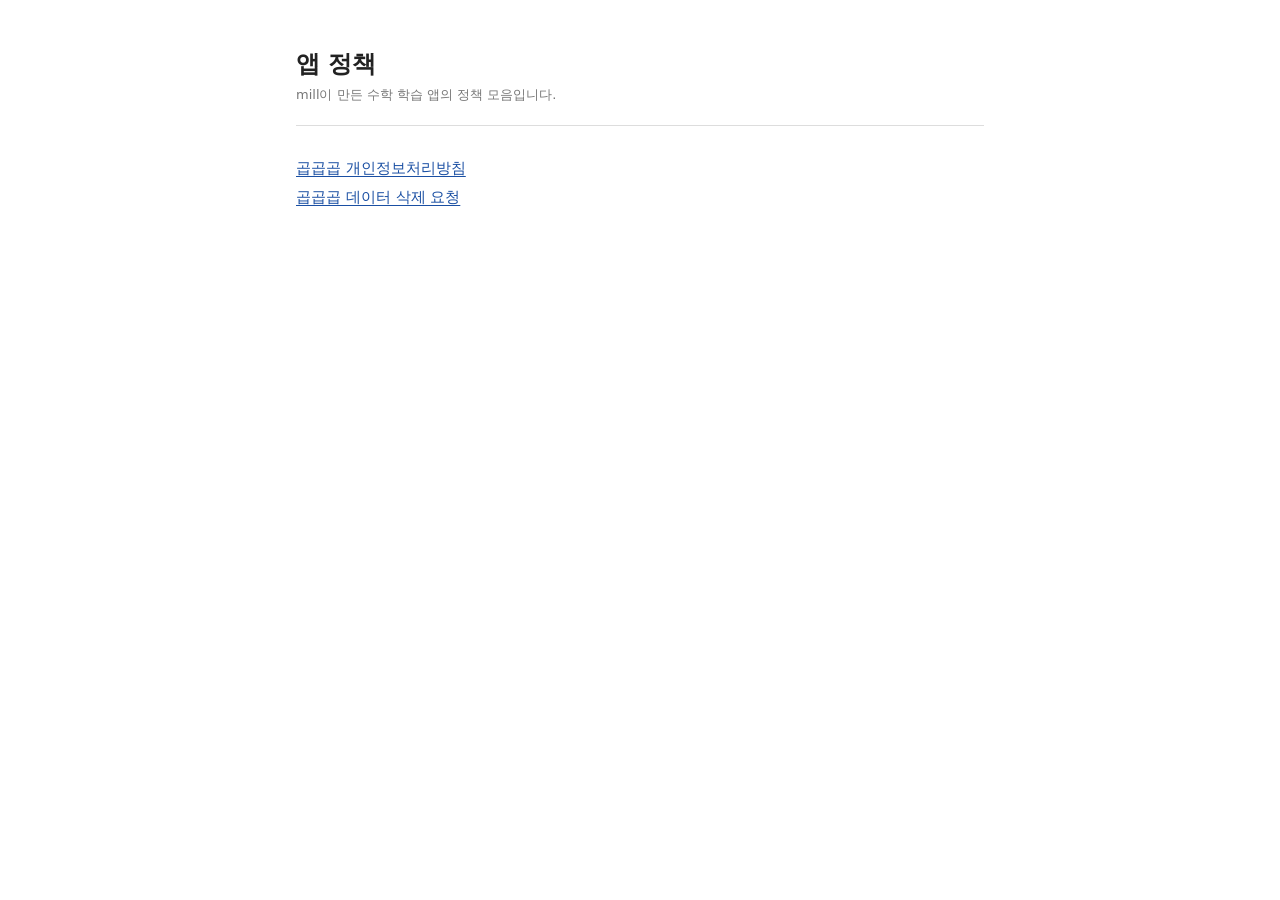
<file: index.html>
<!doctype html>
<html lang="ko">
<head>
  <meta charset="utf-8">
  <meta name="viewport" content="width=device-width, initial-scale=1">
  <title>앱 정책</title>
  <link rel="stylesheet" href="./css/policy.css?v=5">
</head>
<body class="policy">
  <main class="policy-page">
    <h1 class="policy-title">앱 정책</h1>
    <p class="policy-date">mill이 만든 수학 학습 앱의 정책 모음입니다.</p>
    <!-- [D] 앱이 늘어나면 아래 목록에 한 줄씩 추가합니다. 앱마다 폴더(예: gopgopgop/)를 하나씩 둡니다. -->
    <ul class="policy-apps">
      <li><a class="policy-link" href="./gopgopgop/">곱곱곱 개인정보처리방침</a></li>
      <li><a class="policy-link" href="./gopgopgop/delete/">곱곱곱 데이터 삭제 요청</a></li>
    </ul>
  </main>
</body>
</html>
</file>
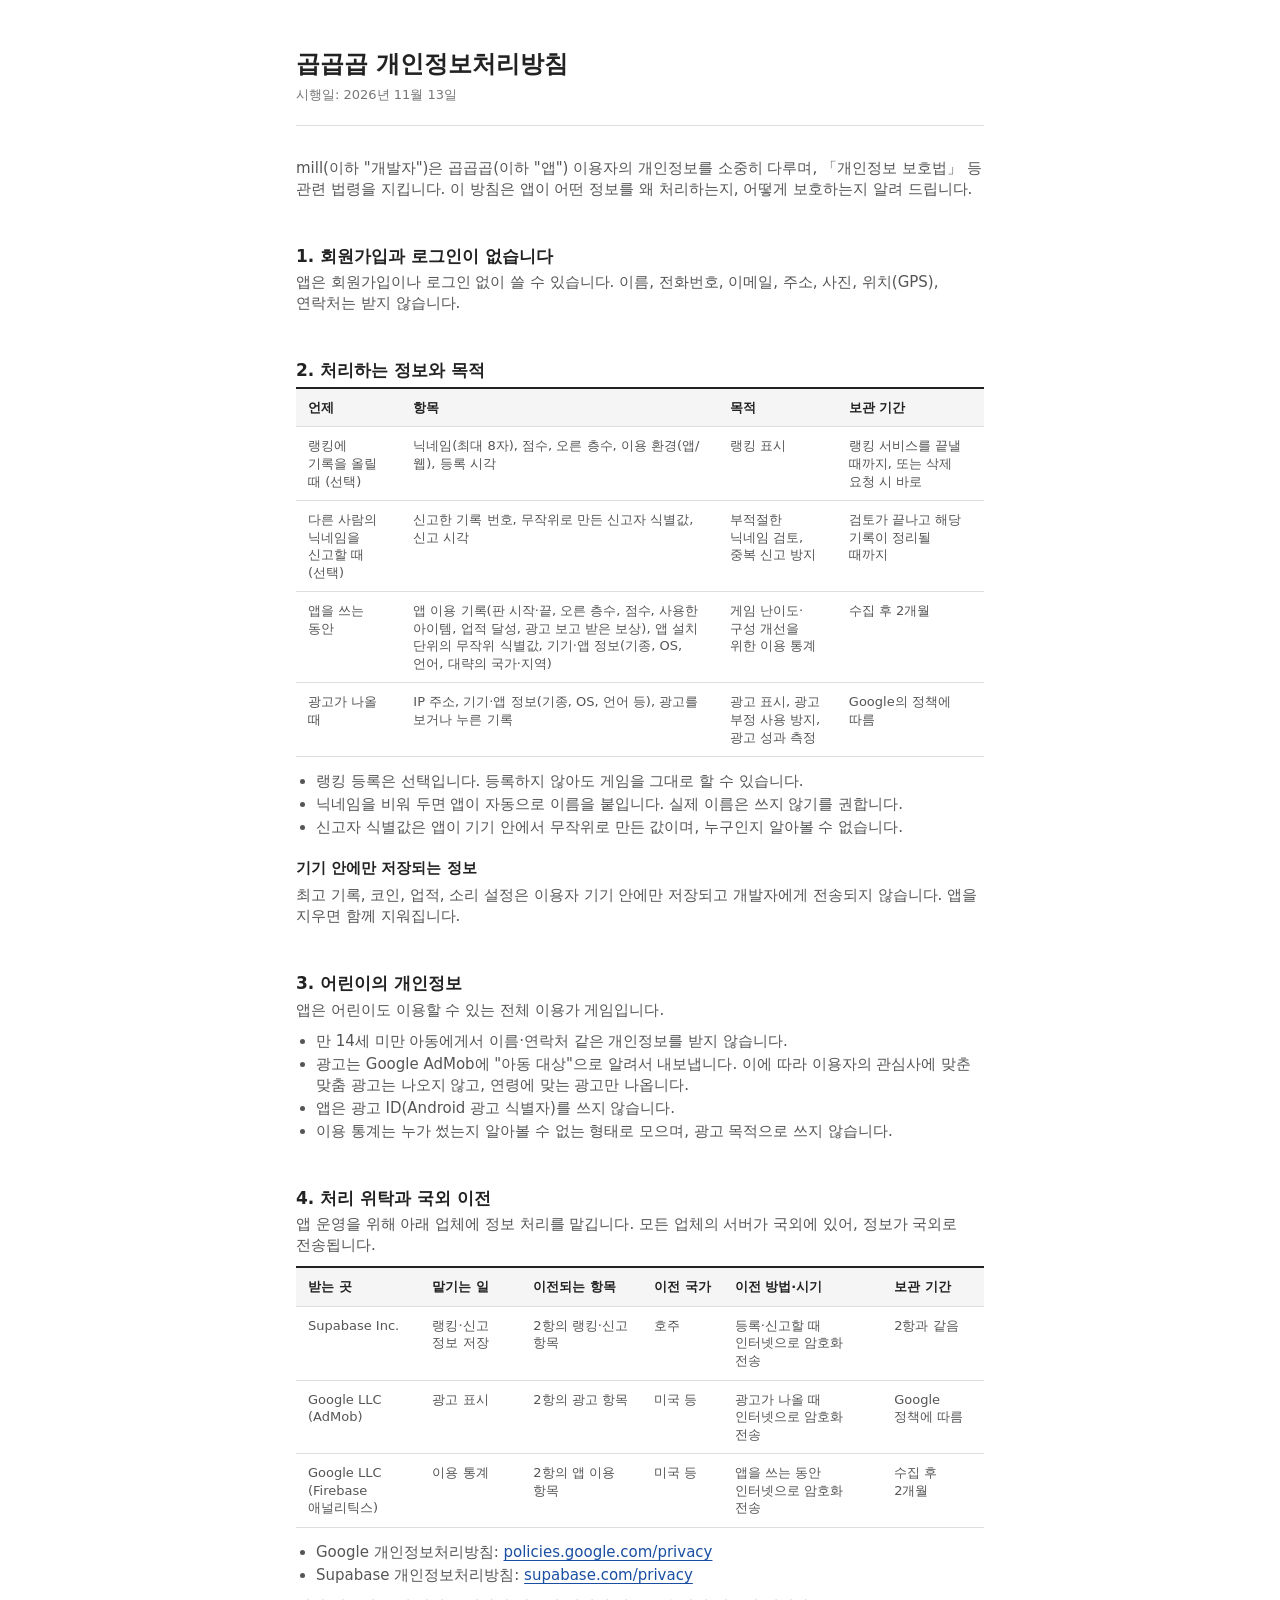
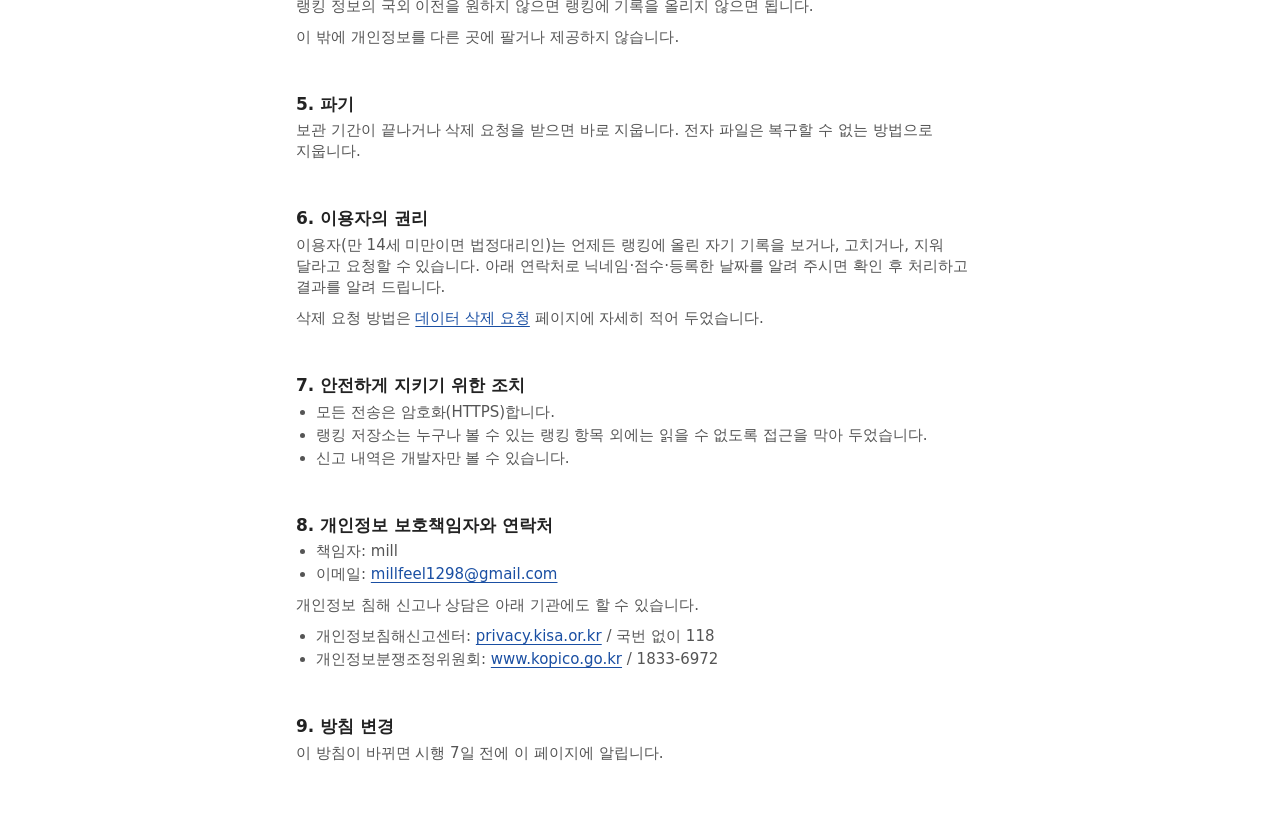
<file: gopgopgop/index.html>
<!doctype html>
<html lang="ko">
<head>
  <meta charset="utf-8">
  <meta name="viewport" content="width=device-width, initial-scale=1">
  <title>곱곱곱 개인정보처리방침</title>
  <link rel="stylesheet" href="../css/policy.css?v=5">
</head>
<body class="policy">
  <main class="policy-page">
    <h1 class="policy-title">곱곱곱 개인정보처리방침</h1>
    <p class="policy-date">시행일: 2026년 11월 13일</p>

    <p class="policy-text">mill(이하 "개발자")은 곱곱곱(이하 "앱") 이용자의 개인정보를 소중히 다루며, 「개인정보 보호법」 등 관련 법령을 지킵니다. 이 방침은 앱이 어떤 정보를 왜 처리하는지, 어떻게 보호하는지 알려 드립니다.</p>

    <section class="policy-section">
      <h2 class="policy-heading">1. 회원가입과 로그인이 없습니다</h2>
      <p class="policy-text">앱은 회원가입이나 로그인 없이 쓸 수 있습니다. 이름, 전화번호, 이메일, 주소, 사진, 위치(GPS), 연락처는 받지 않습니다.</p>
    </section>

    <section class="policy-section">
      <h2 class="policy-heading">2. 처리하는 정보와 목적</h2>
      <div class="policy-table-wrap">
        <table class="policy-table">
          <thead>
            <tr><th>언제</th><th>항목</th><th>목적</th><th>보관 기간</th></tr>
          </thead>
          <tbody>
            <tr>
              <td>랭킹에 기록을 올릴 때 (선택)</td>
              <td>닉네임(최대 8자), 점수, 오른 층수, 이용 환경(앱/웹), 등록 시각</td>
              <td>랭킹 표시</td>
              <td>랭킹 서비스를 끝낼 때까지, 또는 삭제 요청 시 바로</td>
            </tr>
            <tr>
              <td>다른 사람의 닉네임을 신고할 때 (선택)</td>
              <td>신고한 기록 번호, 무작위로 만든 신고자 식별값, 신고 시각</td>
              <td>부적절한 닉네임 검토, 중복 신고 방지</td>
              <td>검토가 끝나고 해당 기록이 정리될 때까지</td>
            </tr>
            <tr>
              <td>앱을 쓰는 동안</td>
              <td>앱 이용 기록(판 시작·끝, 오른 층수, 점수, 사용한 아이템, 업적 달성, 광고 보고 받은 보상), 앱 설치 단위의 무작위 식별값, 기기·앱 정보(기종, OS, 언어, 대략의 국가·지역)</td>
              <td>게임 난이도·구성 개선을 위한 이용 통계</td>
              <td>수집 후 2개월</td>
            </tr>
            <tr>
              <td>광고가 나올 때</td>
              <td>IP 주소, 기기·앱 정보(기종, OS, 언어 등), 광고를 보거나 누른 기록</td>
              <td>광고 표시, 광고 부정 사용 방지, 광고 성과 측정</td>
              <td>Google의 정책에 따름</td>
            </tr>
          </tbody>
        </table>
      </div>
      <ul class="policy-list">
        <li>랭킹 등록은 선택입니다. 등록하지 않아도 게임을 그대로 할 수 있습니다.</li>
        <li>닉네임을 비워 두면 앱이 자동으로 이름을 붙입니다. 실제 이름은 쓰지 않기를 권합니다.</li>
        <li>신고자 식별값은 앱이 기기 안에서 무작위로 만든 값이며, 누구인지 알아볼 수 없습니다.</li>
      </ul>

      <h3 class="policy-subheading">기기 안에만 저장되는 정보</h3>
      <p class="policy-text">최고 기록, 코인, 업적, 소리 설정은 이용자 기기 안에만 저장되고 개발자에게 전송되지 않습니다. 앱을 지우면 함께 지워집니다.</p>
    </section>

    <section class="policy-section">
      <h2 class="policy-heading">3. 어린이의 개인정보</h2>
      <p class="policy-text">앱은 어린이도 이용할 수 있는 전체 이용가 게임입니다.</p>
      <ul class="policy-list">
        <li>만 14세 미만 아동에게서 이름·연락처 같은 개인정보를 받지 않습니다.</li>
        <li>광고는 Google AdMob에 "아동 대상"으로 알려서 내보냅니다. 이에 따라 이용자의 관심사에 맞춘 맞춤 광고는 나오지 않고, 연령에 맞는 광고만 나옵니다.</li>
        <li>앱은 광고 ID(Android 광고 식별자)를 쓰지 않습니다.</li>
        <li>이용 통계는 누가 썼는지 알아볼 수 없는 형태로 모으며, 광고 목적으로 쓰지 않습니다.</li>
      </ul>
    </section>

    <section class="policy-section">
      <h2 class="policy-heading">4. 처리 위탁과 국외 이전</h2>
      <p class="policy-text">앱 운영을 위해 아래 업체에 정보 처리를 맡깁니다. 모든 업체의 서버가 국외에 있어, 정보가 국외로 전송됩니다.</p>
      <div class="policy-table-wrap">
        <table class="policy-table">
          <thead>
            <tr><th>받는 곳</th><th>맡기는 일</th><th>이전되는 항목</th><th>이전 국가</th><th>이전 방법·시기</th><th>보관 기간</th></tr>
          </thead>
          <tbody>
            <tr>
              <td>Supabase Inc.</td>
              <td>랭킹·신고 정보 저장</td>
              <td>2항의 랭킹·신고 항목</td>
              <td>호주</td>
              <td>등록·신고할 때 인터넷으로 암호화 전송</td>
              <td>2항과 같음</td>
            </tr>
            <tr>
              <td>Google LLC (AdMob)</td>
              <td>광고 표시</td>
              <td>2항의 광고 항목</td>
              <td>미국 등</td>
              <td>광고가 나올 때 인터넷으로 암호화 전송</td>
              <td>Google 정책에 따름</td>
            </tr>
            <tr>
              <td>Google LLC (Firebase 애널리틱스)</td>
              <td>이용 통계</td>
              <td>2항의 앱 이용 항목</td>
              <td>미국 등</td>
              <td>앱을 쓰는 동안 인터넷으로 암호화 전송</td>
              <td>수집 후 2개월</td>
            </tr>
          </tbody>
        </table>
      </div>
      <ul class="policy-list">
        <li>Google 개인정보처리방침: <a class="policy-link" href="https://policies.google.com/privacy">policies.google.com/privacy</a></li>
        <li>Supabase 개인정보처리방침: <a class="policy-link" href="https://supabase.com/privacy">supabase.com/privacy</a></li>
      </ul>
      <p class="policy-text">랭킹 정보의 국외 이전을 원하지 않으면 랭킹에 기록을 올리지 않으면 됩니다.</p>
      <p class="policy-text">이 밖에 개인정보를 다른 곳에 팔거나 제공하지 않습니다.</p>
    </section>

    <section class="policy-section">
      <h2 class="policy-heading">5. 파기</h2>
      <p class="policy-text">보관 기간이 끝나거나 삭제 요청을 받으면 바로 지웁니다. 전자 파일은 복구할 수 없는 방법으로 지웁니다.</p>
    </section>

    <section class="policy-section">
      <h2 class="policy-heading">6. 이용자의 권리</h2>
      <p class="policy-text">이용자(만 14세 미만이면 법정대리인)는 언제든 랭킹에 올린 자기 기록을 보거나, 고치거나, 지워 달라고 요청할 수 있습니다. 아래 연락처로 닉네임·점수·등록한 날짜를 알려 주시면 확인 후 처리하고 결과를 알려 드립니다.</p>
      <p class="policy-text">삭제 요청 방법은 <a class="policy-link" href="./delete/">데이터 삭제 요청</a> 페이지에 자세히 적어 두었습니다.</p>
    </section>

    <section class="policy-section">
      <h2 class="policy-heading">7. 안전하게 지키기 위한 조치</h2>
      <ul class="policy-list">
        <li>모든 전송은 암호화(HTTPS)합니다.</li>
        <li>랭킹 저장소는 누구나 볼 수 있는 랭킹 항목 외에는 읽을 수 없도록 접근을 막아 두었습니다.</li>
        <li>신고 내역은 개발자만 볼 수 있습니다.</li>
      </ul>
    </section>

    <section class="policy-section">
      <h2 class="policy-heading">8. 개인정보 보호책임자와 연락처</h2>
      <ul class="policy-list">
        <li>책임자: mill</li>
        <li>이메일: <a class="policy-link" href="mailto:millfeel1298@gmail.com">millfeel1298@gmail.com</a></li>
      </ul>
      <p class="policy-text">개인정보 침해 신고나 상담은 아래 기관에도 할 수 있습니다.</p>
      <ul class="policy-list">
        <li>개인정보침해신고센터: <a class="policy-link" href="https://privacy.kisa.or.kr">privacy.kisa.or.kr</a> / 국번 없이 118</li>
        <li>개인정보분쟁조정위원회: <a class="policy-link" href="https://www.kopico.go.kr">www.kopico.go.kr</a> / 1833-6972</li>
      </ul>
    </section>

    <section class="policy-section">
      <h2 class="policy-heading">9. 방침 변경</h2>
      <p class="policy-text">이 방침이 바뀌면 시행 7일 전에 이 페이지에 알립니다.</p>
    </section>
  </main>
</body>
</html>
</file>
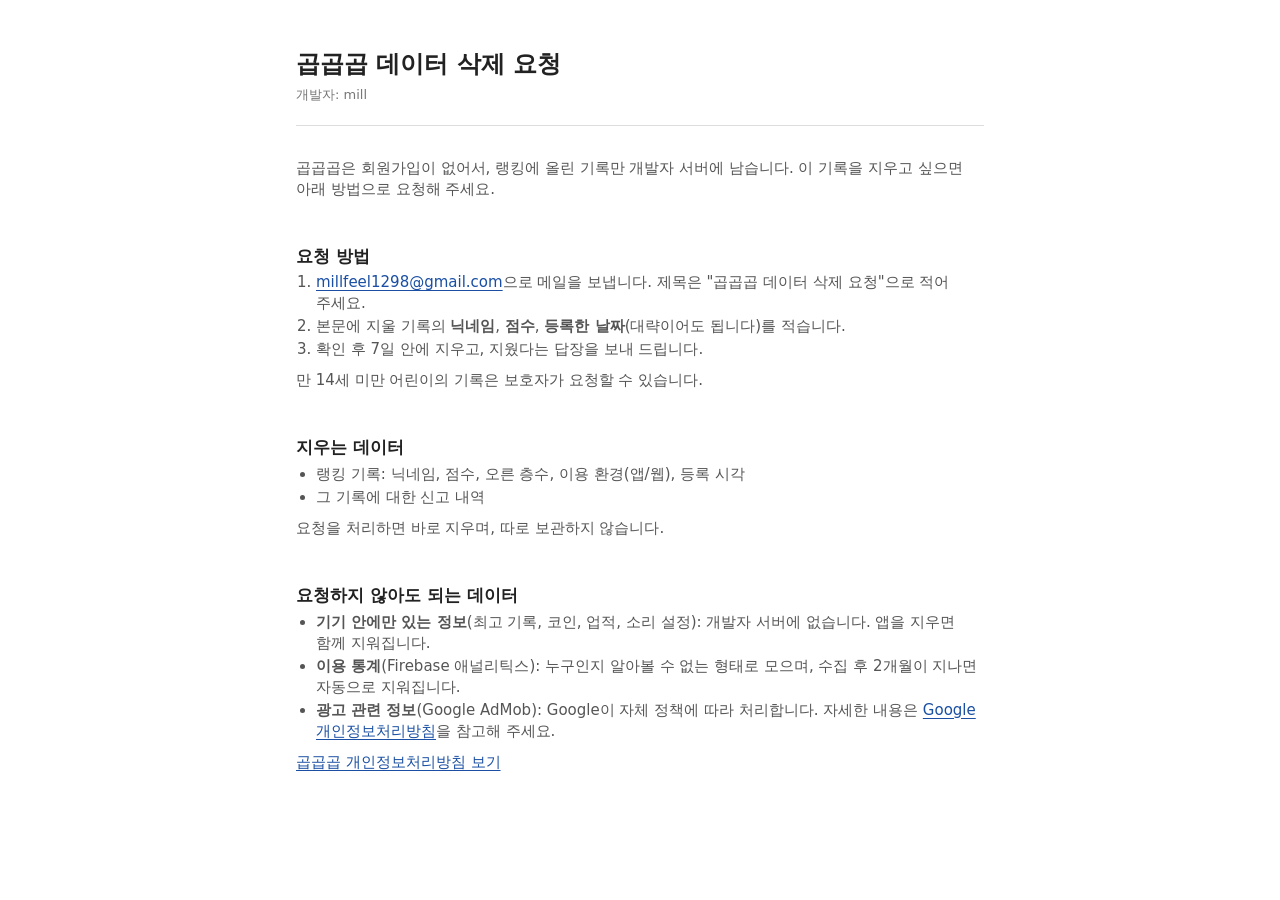
<file: gopgopgop/delete/index.html>
<!doctype html>
<html lang="ko">
<head>
  <meta charset="utf-8">
  <meta name="viewport" content="width=device-width, initial-scale=1">
  <title>곱곱곱 데이터 삭제 요청</title>
  <link rel="stylesheet" href="../../css/policy.css?v=5">
</head>
<body class="policy">
  <main class="policy-page">
    <h1 class="policy-title">곱곱곱 데이터 삭제 요청</h1>
    <p class="policy-date">개발자: mill</p>

    <p class="policy-text">곱곱곱은 회원가입이 없어서, 랭킹에 올린 기록만 개발자 서버에 남습니다. 이 기록을 지우고 싶으면 아래 방법으로 요청해 주세요.</p>

    <section class="policy-section">
      <h2 class="policy-heading">요청 방법</h2>
      <ol class="policy-list">
        <li><a class="policy-link" href="mailto:millfeel1298@gmail.com?subject=%EA%B3%B1%EA%B3%B1%EA%B3%B1%20%EB%8D%B0%EC%9D%B4%ED%84%B0%20%EC%82%AD%EC%A0%9C%20%EC%9A%94%EC%B2%AD">millfeel1298@gmail.com</a>으로 메일을 보냅니다. 제목은 "곱곱곱 데이터 삭제 요청"으로 적어 주세요.</li>
        <li>본문에 지울 기록의 <strong>닉네임</strong>, <strong>점수</strong>, <strong>등록한 날짜</strong>(대략이어도 됩니다)를 적습니다.</li>
        <li>확인 후 7일 안에 지우고, 지웠다는 답장을 보내 드립니다.</li>
      </ol>
      <p class="policy-text">만 14세 미만 어린이의 기록은 보호자가 요청할 수 있습니다.</p>
    </section>

    <section class="policy-section">
      <h2 class="policy-heading">지우는 데이터</h2>
      <ul class="policy-list">
        <li>랭킹 기록: 닉네임, 점수, 오른 층수, 이용 환경(앱/웹), 등록 시각</li>
        <li>그 기록에 대한 신고 내역</li>
      </ul>
      <p class="policy-text">요청을 처리하면 바로 지우며, 따로 보관하지 않습니다.</p>
    </section>

    <section class="policy-section">
      <h2 class="policy-heading">요청하지 않아도 되는 데이터</h2>
      <ul class="policy-list">
        <li><strong>기기 안에만 있는 정보</strong>(최고 기록, 코인, 업적, 소리 설정): 개발자 서버에 없습니다. 앱을 지우면 함께 지워집니다.</li>
        <li><strong>이용 통계</strong>(Firebase 애널리틱스): 누구인지 알아볼 수 없는 형태로 모으며, 수집 후 2개월이 지나면 자동으로 지워집니다.</li>
        <li><strong>광고 관련 정보</strong>(Google AdMob): Google이 자체 정책에 따라 처리합니다. 자세한 내용은 <a class="policy-link" href="https://policies.google.com/privacy">Google 개인정보처리방침</a>을 참고해 주세요.</li>
      </ul>
    </section>

    <p class="policy-text"><a class="policy-link" href="../">곱곱곱 개인정보처리방침 보기</a></p>
  </main>
</body>
</html>
</file>
<file: css/policy.css>
.policy {
  margin: 0;
  background: #ffffff;
  color: #222222;
  font-family: "Apple SD Gothic Neo", "Malgun Gothic", "Noto Sans KR", system-ui, sans-serif;
  font-size: 0.9375rem;
  line-height: 1.4;
  word-break: keep-all;
  overflow-wrap: anywhere;
}
.policy-page {
  box-sizing: border-box;
  max-width: 46rem;
  margin: 0 auto;
  padding: 3rem 1.5rem 4rem;
}
@media (max-width: 40rem) {
  .policy-page {
    padding: 2rem 1rem 3rem;
  }
}
.policy-title {
  margin: 0 0 0.375rem;
  font-size: 1.5rem;
  font-weight: 700;
  line-height: 1.35;
}
@media (max-width: 40rem) {
  .policy-title {
    font-size: 1.3125rem;
  }
}
.policy-date {
  margin: 0 0 2rem;
  padding-bottom: 1.25rem;
  border-bottom: 0.0625rem solid #dddddd;
  color: #777777;
  font-size: 0.8125rem;
}
.policy-section {
  margin-top: 2.75rem;
}
.policy-heading {
  margin: 0 0 0.25rem;
  font-size: 1.0625rem;
  font-weight: 700;
  line-height: 1.45;
}
.policy-subheading {
  margin: 1.25rem 0 0.375rem;
  font-size: 0.9375rem;
  font-weight: 700;
}
.policy-text {
  margin: 0 0 0.625rem;
  color: #555555;
}
.policy-list {
  margin: 0 0 0.625rem;
  padding-left: 1.25rem;
  color: #555555;
}
.policy-list li + li {
  margin-top: 0.125rem;
}
.policy-table-wrap {
  margin: 0 0 0.875rem;
  overflow-x: auto;
  border-top: 0.125rem solid #222222;
}
.policy-table {
  width: 100%;
  min-width: 36rem;
  border-collapse: collapse;
  color: #555555;
  font-size: 0.8125rem;
  line-height: 1.35;
}
.policy-table th,
.policy-table td {
  padding: 0.625rem 0.75rem;
  border-bottom: 0.0625rem solid #dddddd;
  text-align: left;
  vertical-align: top;
}
.policy-table th {
  background: #f5f5f5;
  color: #222222;
  font-weight: 700;
  white-space: nowrap;
}
.policy-link {
  color: #1a4fa3;
  text-decoration: underline;
  text-underline-offset: 0.1875rem;
}
.policy-apps {
  margin: 0;
  padding: 0;
  list-style: none;
}
.policy-apps li + li {
  margin-top: 0.5rem;
}

/*# sourceMappingURL=policy.css.map */
</file>
